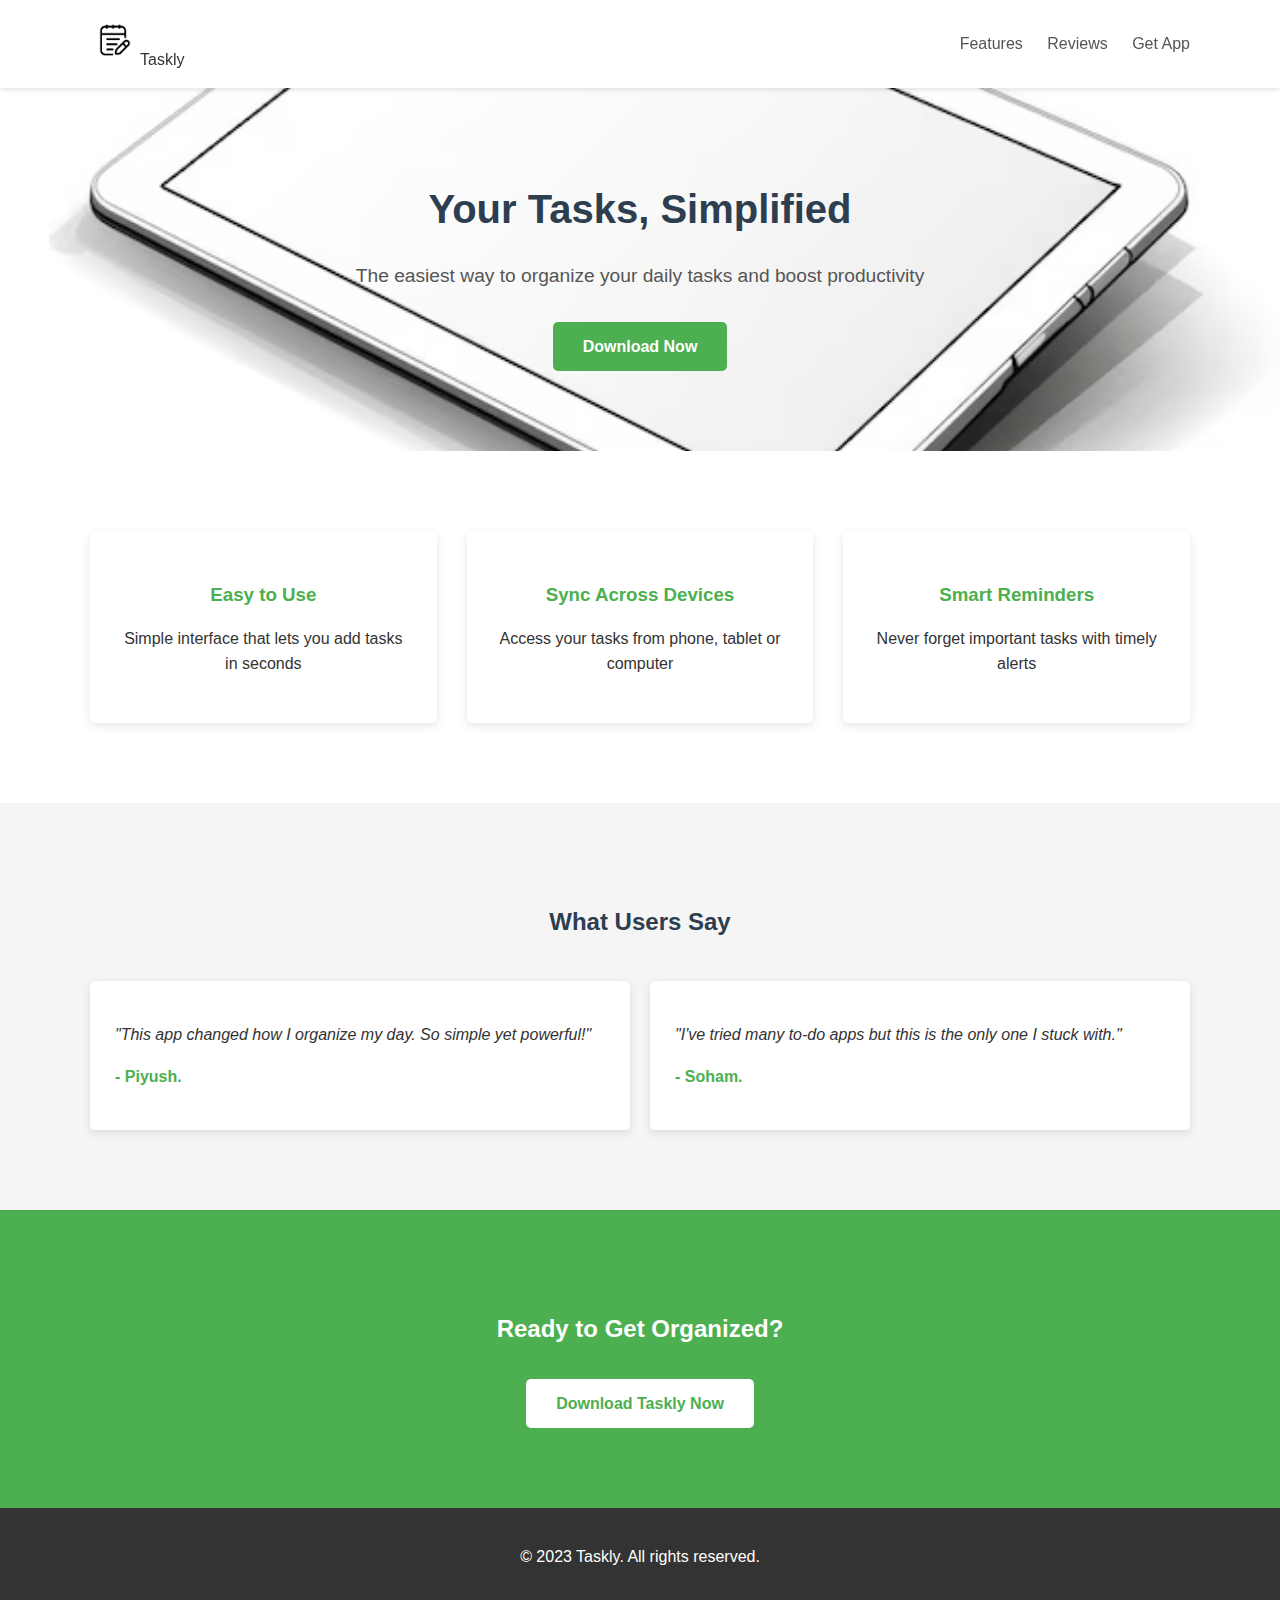
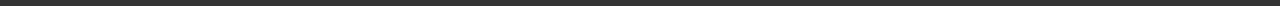
<file: index.html>
<!DOCTYPE html>
<html lang="en">
<head>
    <meta charset="UTF-8">
    <meta name="viewport" content="width=device-width, initial-scale=1.0">
    <title>Taskly - To-Do List App</title>
    <link rel="stylesheet" href="style.css">
</head>
<body>
    <header>
        <div class="container">
            <nav>
                <!-- Logo section with an image -->
                <div class="logo">
                    <img src="notes-icon-in-trendy-flat-style-isolated-on-white-background-notes-silhouette-symbol-for-your-website-design-logo-app-ui-illustration-eps10-free-vector.jpg" alt="Taskly Logo"  <h1 style="font-weight: 500;">Taskly</h1> 
                   
                </div>
                <div class="nav-links">
                    <a href="#features">Features</a>
                    <a href="#testimonials">Reviews</a>
                    <a href="#cta">Get App</a>
                </div>
            </nav>
        </div>
    </header>

    <!-- Hero Section with Background Image -->
    <section class="hero">
        <div class="container">
            <h1>Your Tasks, Simplified</h1>
            <p>The easiest way to organize your daily tasks and boost productivity</p>
            <a href="https://play.google.com/store/apps/details?id=com.task.notes&hl=en_IN" class="btn">Download Now</a>
        </div>
    </section>

    <!-- Features Section -->
    <section id="features" class="features">
        <div class="container">
            <div class="features-grid">
                <div class="feature">
                    <h3>Easy to Use</h3>
                    <p>Simple interface that lets you add tasks in seconds</p>
                </div>
                <div class="feature">
                    <h3>Sync Across Devices</h3>
                    <p>Access your tasks from phone, tablet or computer</p>
                </div>
                <div class="feature">
                    <h3>Smart Reminders</h3>
                    <p>Never forget important tasks with timely alerts</p>
                </div>
            </div>
        </div>
    </section>

    <!-- Testimonials Section -->
    <section id="testimonials" class="testimonials">
        <div class="container">
            <h2>What Users Say</h2>
            <div class="testimonials-grid">
                <div class="testimonial">
                    <p>"This app changed how I organize my day. So simple yet powerful!"</p>
                    <p>- Piyush.</p>
                </div>
                <div class="testimonial">
                    <p>"I've tried many to-do apps but this is the only one I stuck with."</p>
                    <p>- Soham.</p>
                </div>
            </div>
        </div>
    </section>

    <!-- CTA Section -->
    <section id="cta" class="cta">
        <div class="container">
            <h2>Ready to Get Organized?</h2>
            <a href="#" class="btn">Download Taskly Now</a>
        </div>
    </section>

    <!-- Footer Section -->
    <footer>
        <div class="container">
            <p>&copy; 2023 Taskly. All rights reserved.</p>
        </div>
    </footer>
</body>
</html>
</file>
<file: style.css>
/* Base Styles */
body {
    font-family: 'Arial', sans-serif;
    margin: 0;
    padding: 0;
    line-height: 1.6;
    color: #333;
}

.container {
    width: 90%;
    max-width: 1100px;
    margin: 0 auto;
    padding: 0 15px;
}

/* Header */
header {
    background: #fff;
    box-shadow: 0 2px 5px rgba(0,0,0,0.1);
    position: fixed;
    width: 100%;
    z-index: 100;
}

nav {
    display: flex;
    justify-content: space-between;
    align-items: center;
    padding: 15px 0;
}

.logo img {
    max-width: 50px; /* Adjust the size of your logo */
    height: auto;
}

.nav-links a {
    margin-left: 20px;
    text-decoration: none;
    color: #555;
    transition: color 0.3s;
}

.nav-links a:hover {
    color: #4CAF50;
}

/* Hero Section with Background Image */
.hero {
    padding: 150px 0 80px;
    text-align: center;
    background: url('portable-digital-sketchpad-white-background_431161-37379.jpg.avif') no-repeat center center/cover; /* Replace with your image */
}

.hero h1 {
    font-size: 2.5em;
    margin-bottom: 20px;
    color: #2c3e50;
}

.hero p {
    font-size: 1.2em;
    max-width: 700px;
    margin: 0 auto 30px;
    color: #555;
}

/* Button */
.btn {
    display: inline-block;
    background: #4CAF50;
    color: white;
    padding: 12px 30px;
    border-radius: 5px;
    text-decoration: none;
    font-weight: bold;
    transition: background 0.3s, transform 0.3s;
}

.btn:hover {
    background: #3e8e41;
    transform: translateY(-2px);
}

/* Features */
.features {
    padding: 80px 0;
}

.features-grid {
    display: grid;
    grid-template-columns: repeat(auto-fit, minmax(300px, 1fr));
    gap: 30px;
}

.feature {
    text-align: center;
    padding: 30px;
    border-radius: 5px;
    background: #fff;
    box-shadow: 0 3px 10px rgba(0,0,0,0.1);
    transition: transform 0.3s;
}

.feature:hover {
    transform: translateY(-5px);
}

.feature h3 {
    color: #4CAF50;
    margin-bottom: 15px;
}

/* Testimonials */
.testimonials {
    padding: 80px 0;
    background: #f5f5f5;
}

.testimonials h2 {
    text-align: center;
    margin-bottom: 40px;
    color: #2c3e50;
}

.testimonials-grid {
    display: grid;
    grid-template-columns: repeat(auto-fit, minmax(300px, 1fr));
    gap: 20px;
}

.testimonial {
    background: white;
    padding: 25px;
    border-radius: 5px;
    box-shadow: 0 3px 10px rgba(0,0,0,0.1);
}

.testimonial p:first-child {
    font-style: italic;
    margin-bottom: 15px;
}

.testimonial p:last-child {
    font-weight: bold;
    color: #4CAF50;
}

/* CTA Section */
.cta {
    padding: 80px 0;
    text-align: center;
    background: #4CAF50;
    color: white;
}

.cta h2 {
    margin-bottom: 30px;
}

.cta .btn {
    background: white;
    color: #4CAF50;
}

.cta .btn:hover {
    background: #f1f1f1;
}

/* Footer */
footer {
    padding: 20px 0;
    text-align: center;
    background: #333;
    color: white;
}

/* Responsive */
@media (max-width: 768px) {
    .hero {
        padding: 120px 0 60px;
    }
    
    .nav-links {
        display: none;
    }
    
    .hero h1 {
        font-size: 2em;
    }
}
</file>
